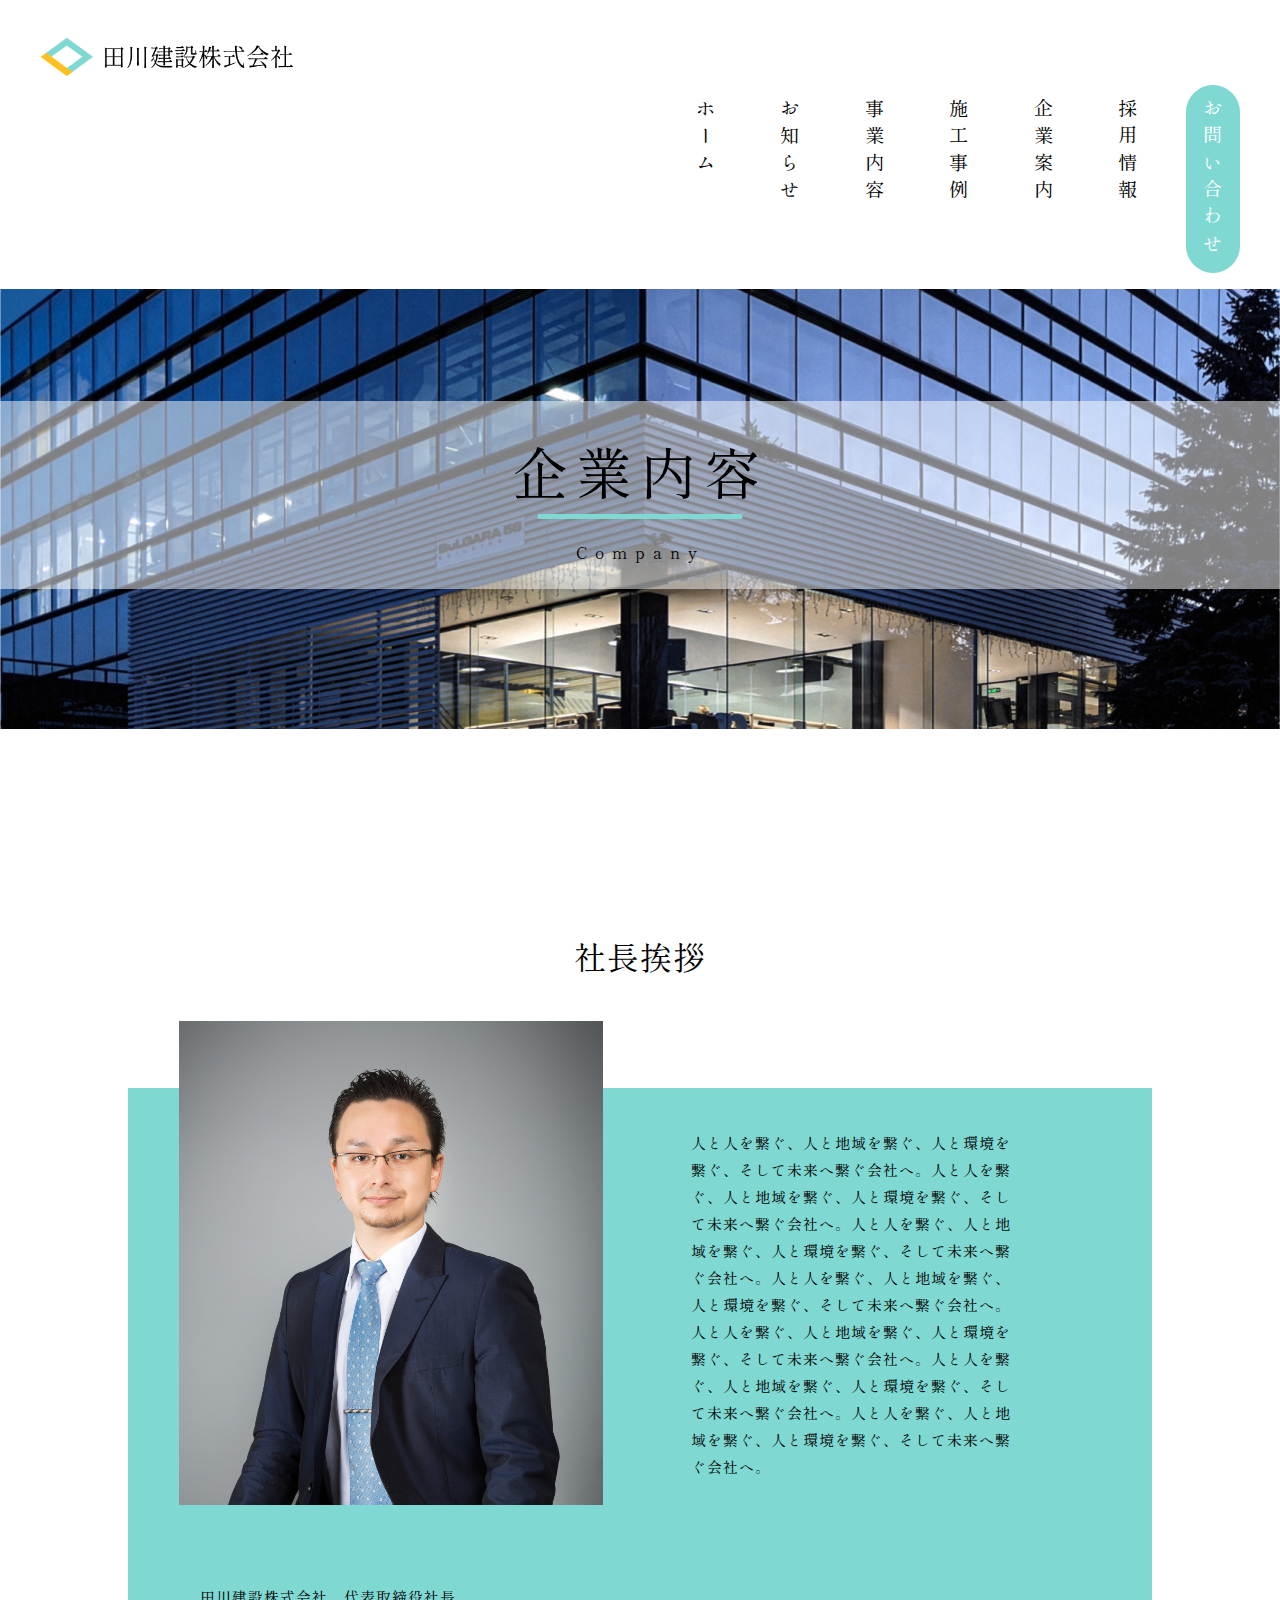
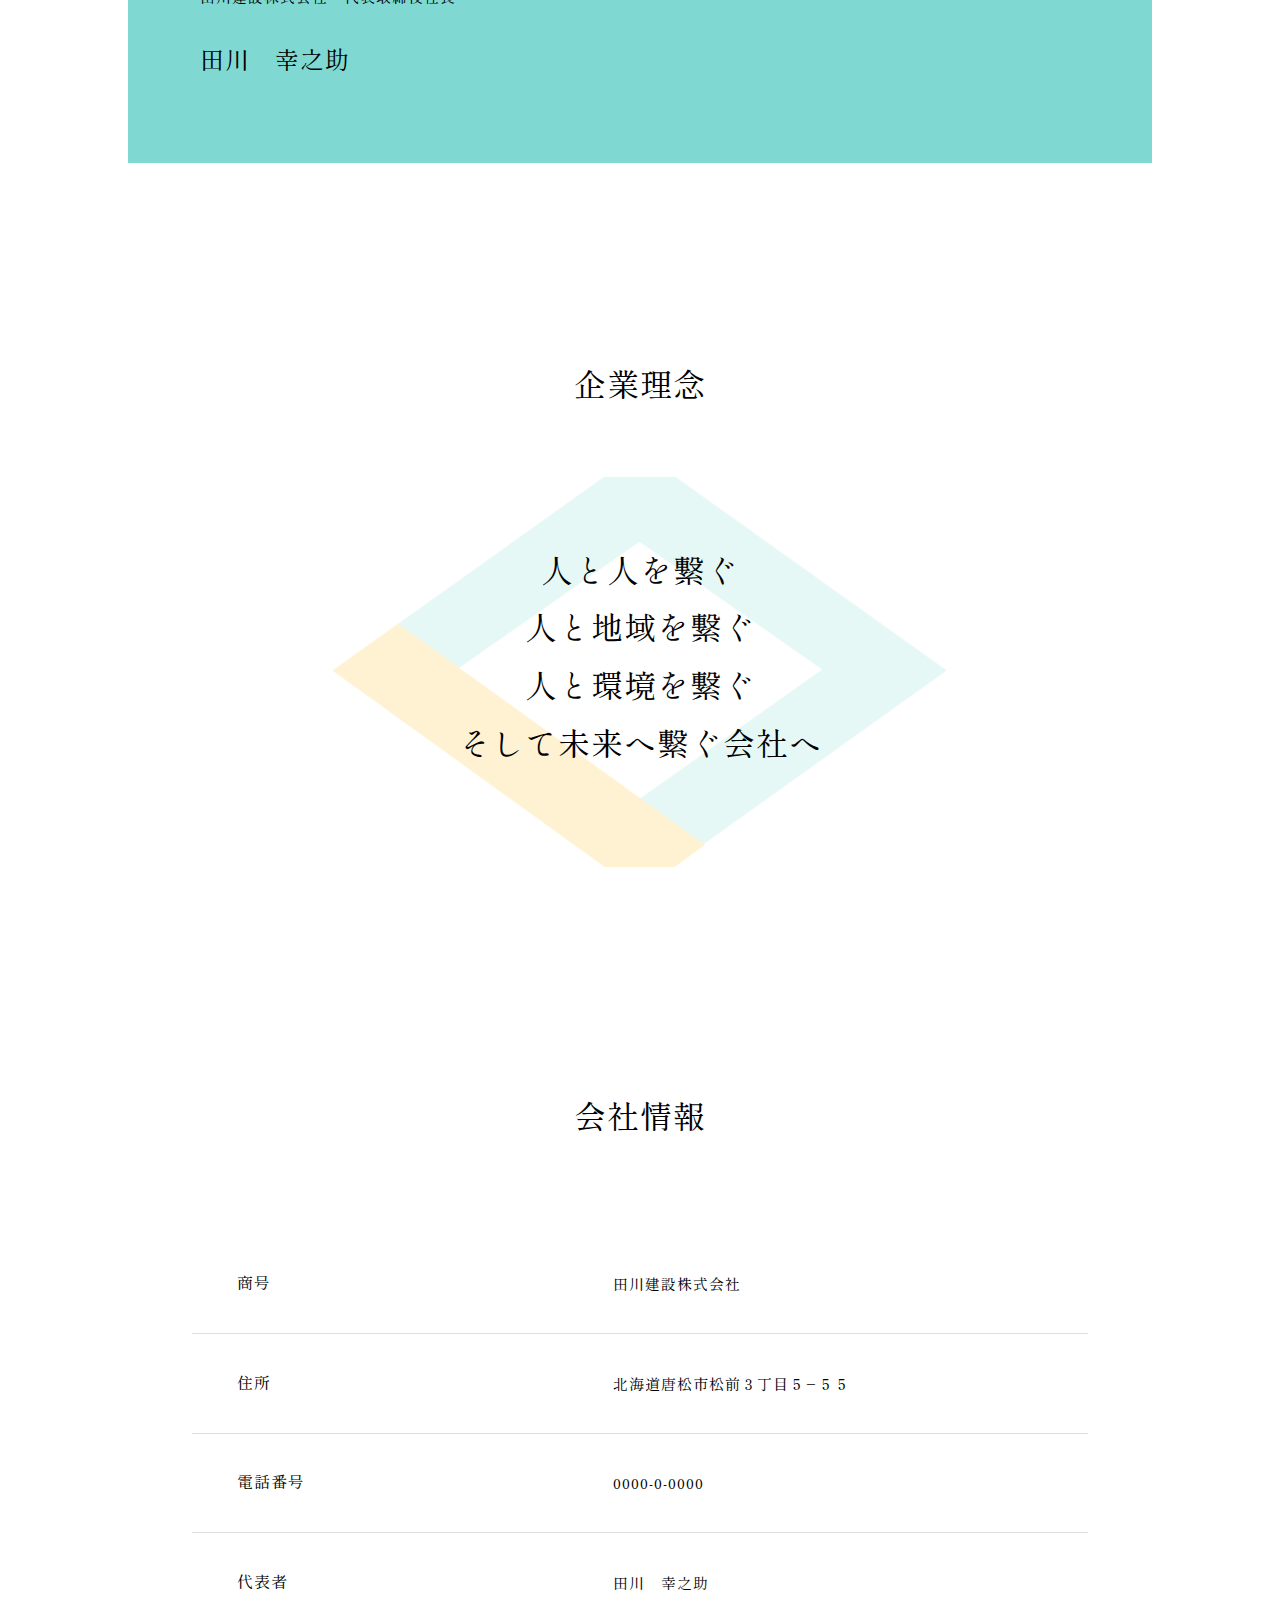
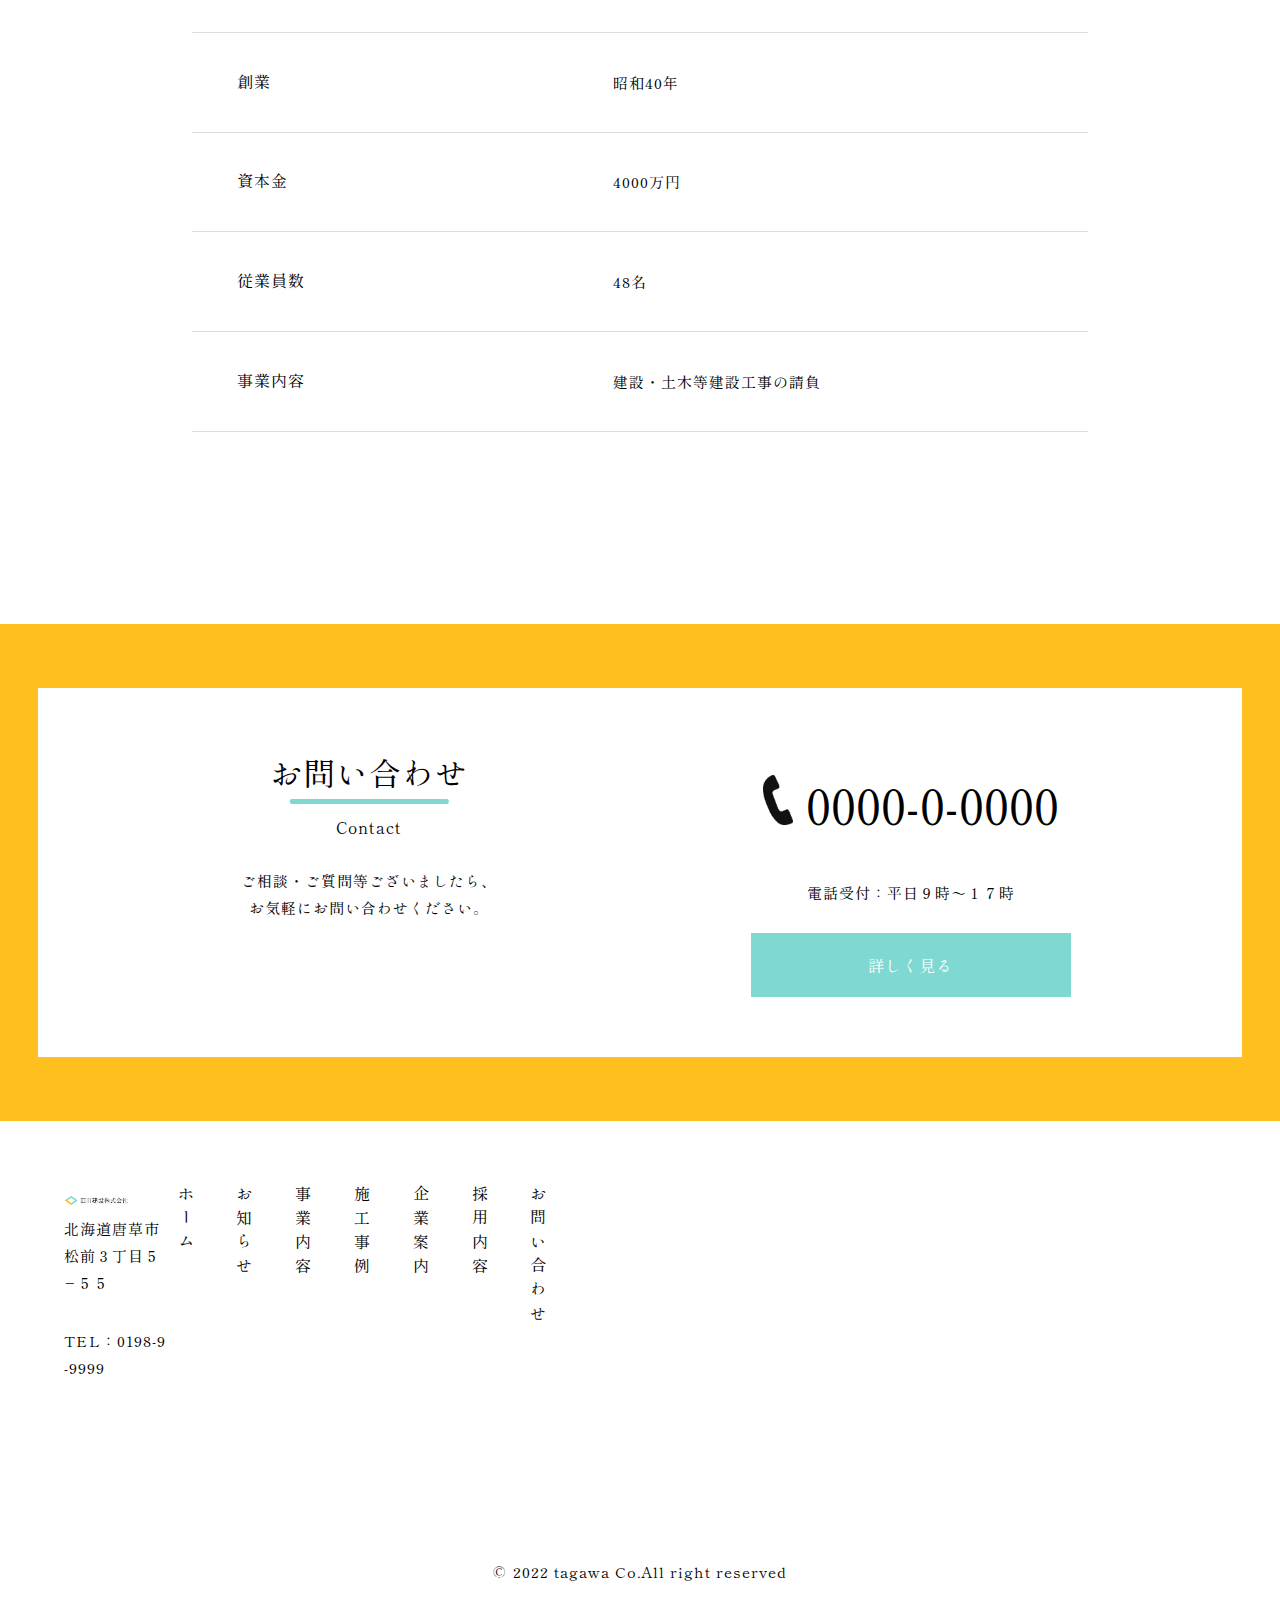
<file: html/company.html>
<!DOCTYPE html>
<html lang="ja">

<head>
  <meta charset="UTF-8">
  <title>田川建設株式会社</title>
  <meta name="description" content="人と地域を繋ぐ架け橋になりたい。地域への貢献を胸に。">
  <meta name="keywords" content="建設事業、土木事業">
  <meta name="viewport" content="width=device-width, initial-scale=1.0">
  <meta property="og:title" content="田川建設株式会社">
  <meta property="og:type" content="article">
  <meta property="og:url" content="https://withcode-plus.tech">
  <meta property="og:image" content="img/logo.png">
  <meta property="og:description" content="人と地域を繋ぐ架け橋になりたい。地域への貢献を胸に皆様のお役に立ちます。">
  <meta property="og:site_name" content="建設土木事業案内">
  <link rel="icon" href="../img/logo.ico">
  <link rel="apple-touch-icon" href="../img/logo.png">
  <link rel="preconnect" href="https://fonts.googleapis.com">
  <link rel="preconnect" href="https://fonts.gstatic.com" crossorigin>
  <link href="https://fonts.googleapis.com/css2?family=Shippori+Mincho:wght@400;500;600;700&display=swap"
    rel="stylesheet">
  <link rel="stylesheet" type="text/css" href="../css/reset.css">
  <link rel="stylesheet" type="text/css" href="../css/common1.css">
  <link rel="stylesheet" type="text/css" href="../css/common2.css">
  <link rel="stylesheet" type="text/css" href="../css/company.css">
</head>

<body>
  <header>
    <div class="header_wrapper">
      <div class="header_inner">
        <div class="header_img">
          <img src="../img/logo-top.png" alt="ロゴ">
        </div>
        <nav>
          <ul>
            <li class="color nav_list"><a href="../index.html">ホーム</a></li>
            <li class="color nav_list"><a href="news.html">お知らせ</a></li>
            <li class="color nav_list"><a href="service.html">事業内容</a></li>
            <li class="color nav_list"><a href="works.html">施工事例</a></li>
            <li class="color nav_list"><a href="company.html">企業案内</a></li>
            <li class="color nav_list"><a href="recruit.html">採用情報</a></li>
            <li class="nav_contact"><a href="contact.html">お問い合わせ</a></li>
          </ul>
        </nav>
      </div>
      <div class="top_inner">
        <div class="top_img top_img_company">
          <img class="service_top_img" src="../img/company1.png" alt="トップ画像">
        </div>
        <div class="ttl_inner ">
          <h1 class="ttl">企業内容<br><small>Company</small></h1>
        </div>
      </div>
    </div>
  </header>
  <!--HEADER-->

  <section class="company_wrapper section">
    <div class="company_inner company_inner_1">
      <h3>社長挨拶</h3>
      <div class="company_text_1">
        <div class="company_left">
          <img src="../img/company1.jpg" width="424" height="484"  alt="社長">
          <p class="company_name">田川建設株式会社　代表取締役社長</p>
          <br>
          <p class="name">田川　幸之助</p>
        </div>
        <div class="company_right">
          <p>人と人を繋ぐ、人と地域を繋ぐ、人と環境を繋ぐ、そして未来へ繋ぐ会社へ。人と人を繋ぐ、人と地域を繋ぐ、人と環境を繋ぐ、そして未来へ繋ぐ会社へ。人と人を繋ぐ、人と地域を繋ぐ、人と環境を繋ぐ、そして未来へ繋ぐ会社へ。人と人を繋ぐ、人と地域を繋ぐ、人と環境を繋ぐ、そして未来へ繋ぐ会社へ。人と人を繋ぐ、人と地域を繋ぐ、人と環境を繋ぐ、そして未来へ繋ぐ会社へ。人と人を繋ぐ、人と地域を繋ぐ、人と環境を繋ぐ、そして未来へ繋ぐ会社へ。人と人を繋ぐ、人と地域を繋ぐ、人と環境を繋ぐ、そして未来へ繋ぐ会社へ。</p>
        </div>
      </div>
    </div>
  </section>

  <section class="company_wrapper section">
    <div class="company_inner_2 company_inner">
      <h3>企業理念</h3>
      <div class="company_text_2">
        <p>人と人を繋ぐ<br>
        人と地域を繋ぐ<br>
        人と環境を繋ぐ<br>
        そして未来へ繋ぐ会社へ</p>
      </div>
    </div>
  </section>

  <section class="company_wrapper section">
    <div class="company_inner_3 company_inner">
      <h3>会社情報</h3>
      <div class="company_text_3">
        <ul class="company_list">
          <li class="company_item">
            <span>商号</span>
            <p>田川建設株式会社</p>
          </li>
        </ul>
        <ul class="company_list">
          <li class="company_item">
            <span>住所</span>
            <p>北海道唐松市松前３丁目５−５５</p>
          </li>
        </ul>
        <ul class="company_list">
          <li class="company_item">
            <span>電話番号</span>
            <p>0000-0-0000</p>
          </li>
        </ul>
        <ul class="company_list">
          <li class="company_item">
            <span>代表者</span>
            <p>田川　幸之助</p>
          </li>
        </ul>
        <ul class="company_list">
          <li class="company_item">
            <span>創業</span>
            <p>昭和40年</p>
          </li>
        </ul>
        <ul class="company_list">
          <li class="company_item">
            <span>資本金</span>
            <p>4000万円</p>
          </li>
        </ul>
        <ul class="company_list">
          <li class="company_item">
            <span>従業員数</span>
            <p>48名</p>
          </li>
        </ul>
        <ul class="company_list">
          <li class="company_item">
            <span>事業内容</span>
            <p>建設・土木等建設工事の請負</p>
          </li>
        </ul>
      </div>
    </div>
  </section>

  <section class="contact">
    <div class="contact_inner">
      <div class="contact_item">
        <div class="contact_item_left">
          <h3 class="contact_ttl ttl">お問い合わせ<br><small>Contact</small></h3><br>
          <p>ご相談・ご質問等ございましたら、<br>お気軽にお問い合わせください。</p>
        </div>
        <div class="contact_item_right">
          <p class="contact_number"><img src="../img/contact.png" width="30" height="50" alt="電話"> 0000-0-0000</p><br>
          <p class="contact_date">電話受付：平日９時〜１７時</p>
          <div class="btn">
            <p><a href="contact.html">詳しく見る</a></p>
          </div>
        </div>
      </div>
    </div>
  </section>
  <!--CONTACTsection-->
  
  <footer>
    <div class="footer_inner">
      <div class="footer_inner_left">
        <div class="footer_img">
          <img src="../img/logo-top.png" alt="ロゴ">
        </div>
        <p>北海道唐草市松前３丁目５−５５</p>
        <br>
        <p>TEL：0198-9-9999</p>
      </div>
      <div class="footer_inner_right">
        <nav>
          <ul>
            <li class="color nav_list"><a href="../index.html">ホーム</a></li>
            <li class="color nav_list"><a href="news.html">お知らせ</a></li>
            <li class="color nav_list"><a href="service.html">事業内容</a></li>
            <li class="color nav_list"><a href="works.html">施工事例</a></li>
            <li class="color nav_list"><a href="company.html">企業案内</a></li>
            <li class="color nav_list"><a href="recruit.html">採用内容</a></li>
            <li class="color nav_list"><a href="contact.html">お問い合わせ</a></li>
          </ul>
        </nav>
      </div>
    </div>
    <small class="copyright">© 2022 tagawa Co.All right reserved</small>
  </footer>
  

</body>
</file>
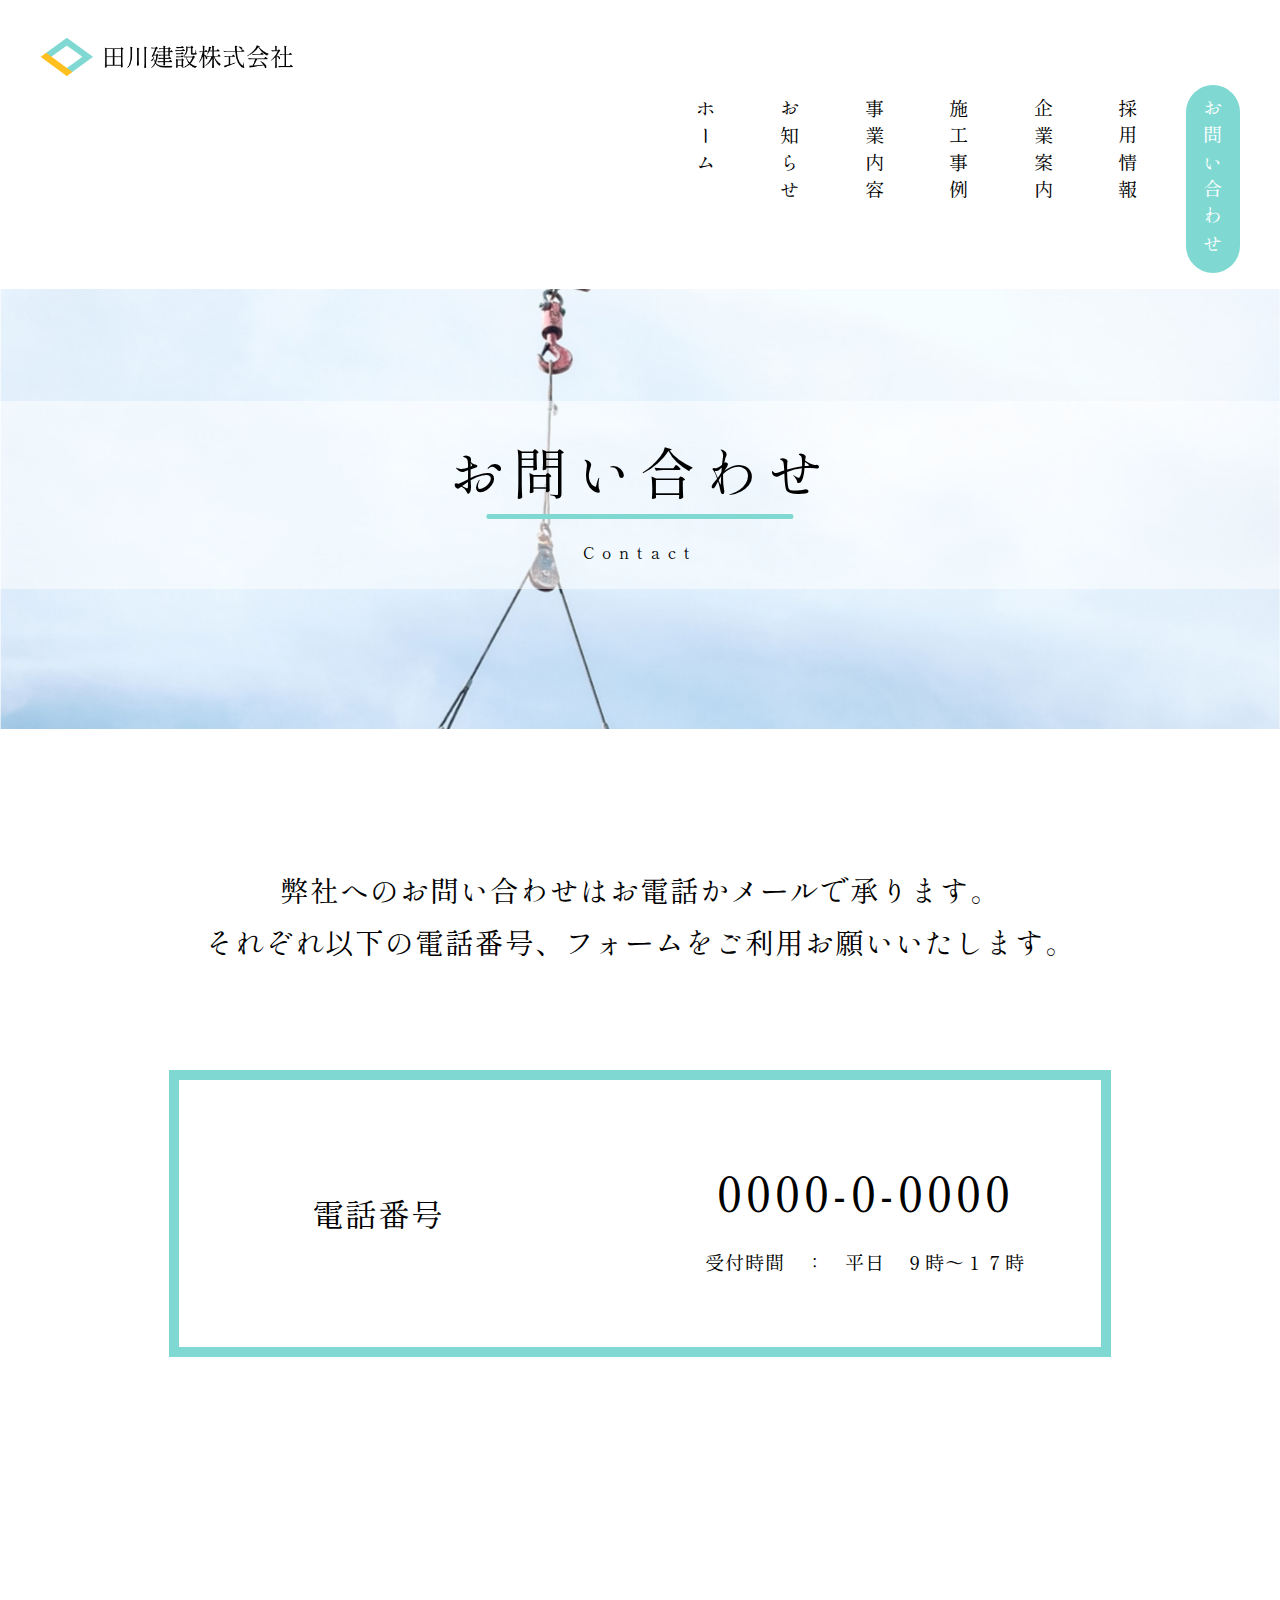
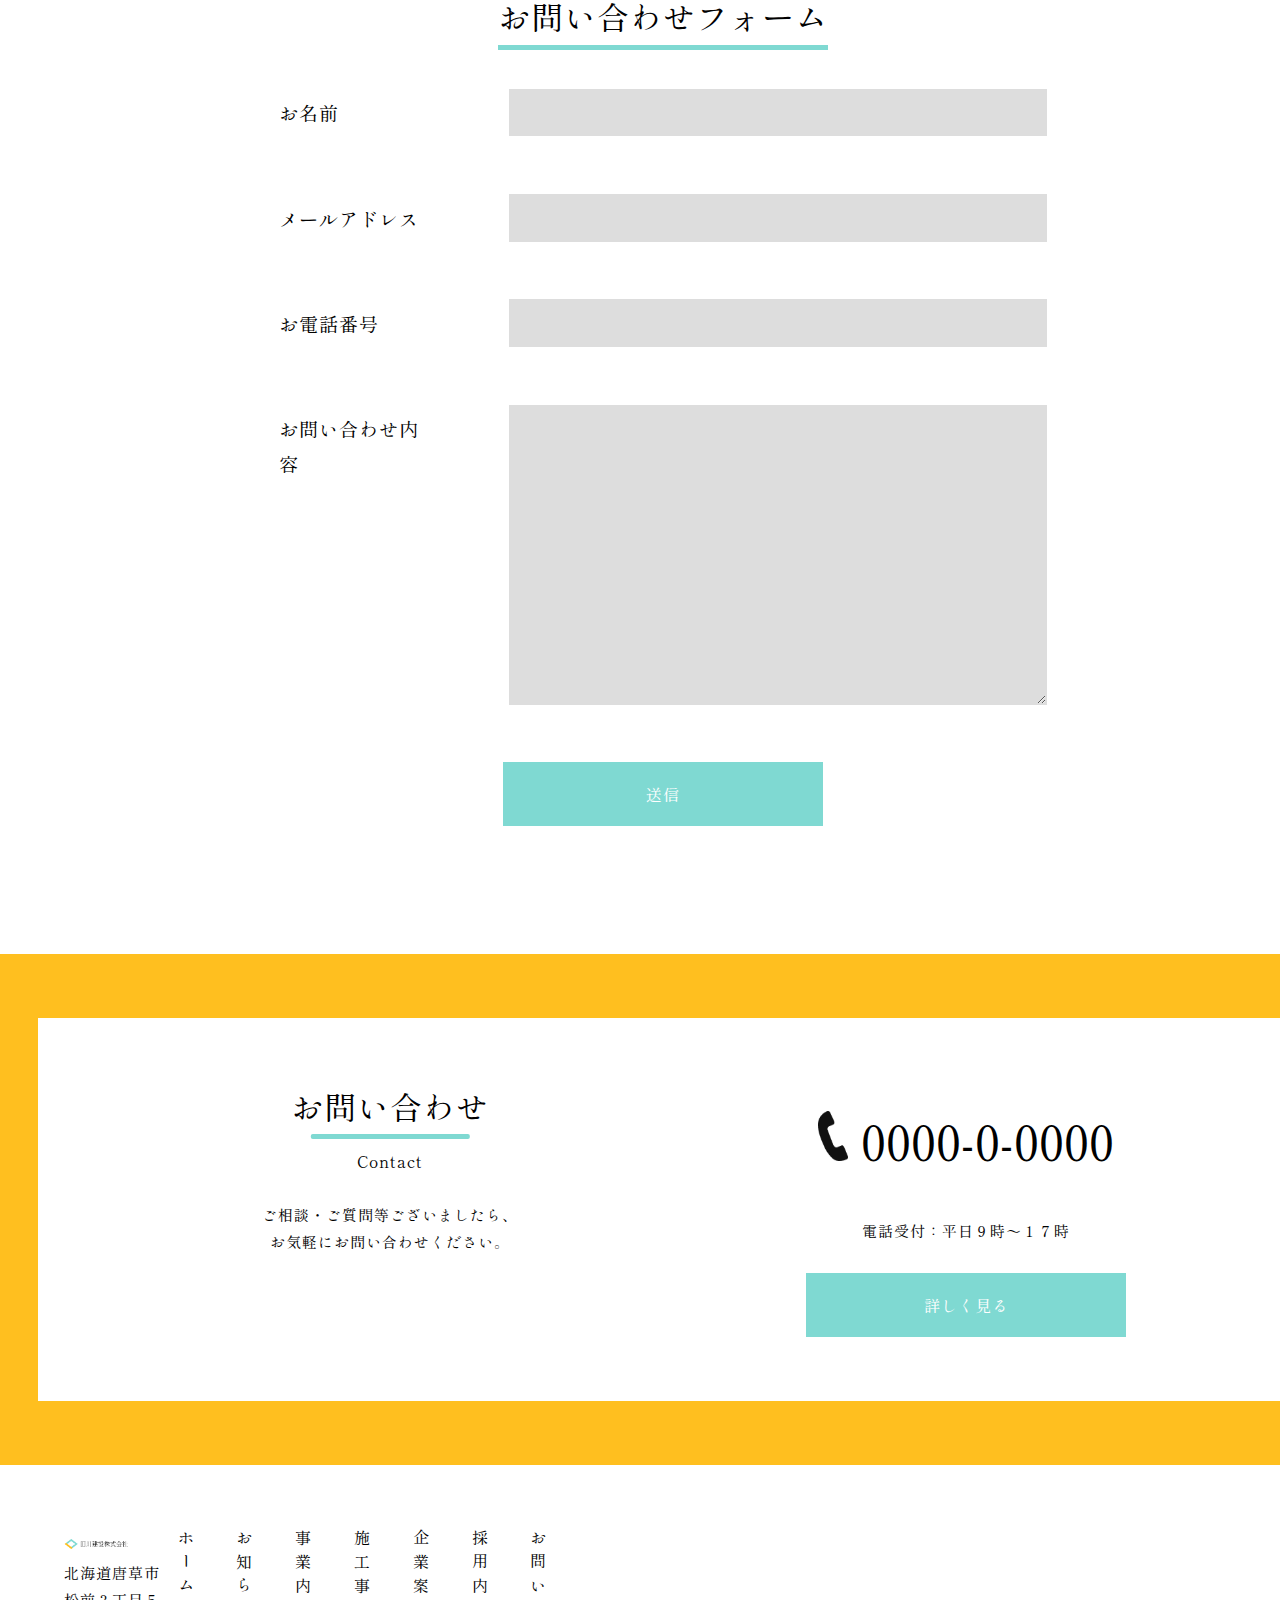
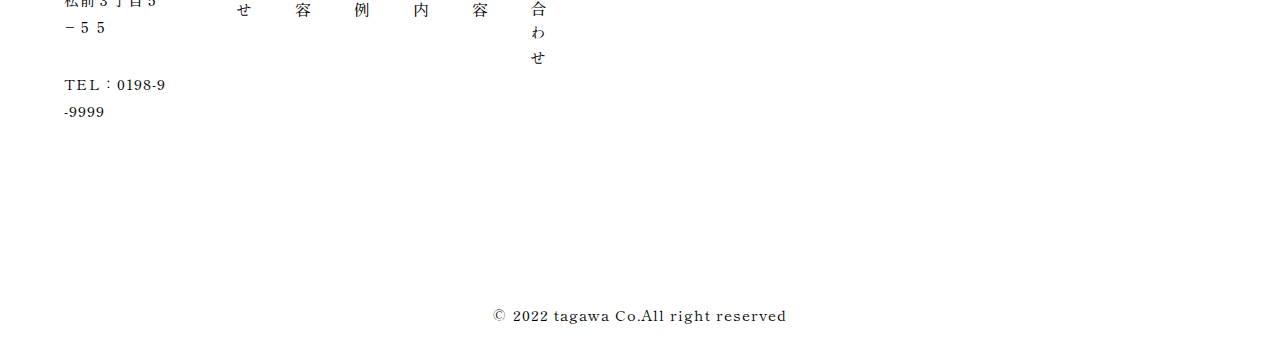
<file: html/contact.html>
<!DOCTYPE html>
<html lang="ja">

<head>
  <meta charset="UTF-8">
  <title>田川建設株式会社</title>
  <meta name="description" content="人と地域を繋ぐ架け橋になりたい。地域への貢献を胸に。">
  <meta name="keywords" content="建設事業、土木事業">
  <meta name="viewport" content="width=device-width, initial-scale=1.0">
  <meta property="og:title" content="田川建設株式会社">
  <meta property="og:type" content="article">
  <meta property="og:url" content="https://withcode-plus.tech">
  <meta property="og:image" content="img/logo.png">
  <meta property="og:description" content="人と地域を繋ぐ架け橋になりたい。地域への貢献を胸に皆様のお役に立ちます。">
  <meta property="og:site_name" content="建設土木事業案内">
  <link rel="icon" href="../img/logo.ico">
  <link rel="apple-touch-icon" href="../img/logo.png">
  <link rel="preconnect" href="https://fonts.googleapis.com">
  <link rel="preconnect" href="https://fonts.gstatic.com" crossorigin>
  <link href="https://fonts.googleapis.com/css2?family=Shippori+Mincho:wght@400;500;600;700&display=swap"
    rel="stylesheet">
  <link rel="stylesheet" type="text/css" href="../css/reset.css">
  <link rel="stylesheet" type="text/css" href="../css/common1.css">
  <link rel="stylesheet" type="text/css" href="../css/common2.css">
  <link rel="stylesheet" type="text/css" href="../css/contact.css">
</head>

<body>
  <header>
    <div class="header_wrapper">
      <div class="header_inner">
        <div class="header_img">
          <img src="../img/logo-top.png" alt="ロゴ">
        </div>
        <nav>
          <ul>
            <li class="color nav_list"><a href="../index.html">ホーム</a></li>
            <li class="color nav_list"><a href="news.html">お知らせ</a></li>
            <li class="color nav_list"><a href="service.html">事業内容</a></li>
            <li class="color nav_list"><a href="works.html">施工事例</a></li>
            <li class="color nav_list"><a href="company.html">企業案内</a></li>
            <li class="color nav_list"><a href="recruit.html">採用情報</a></li>
            <li class="nav_contact"><a href="contact.html">お問い合わせ</a></li>
          </ul>
        </nav>
      </div>
      <div class="top_inner">
        <div class="top_img top_img_contact">
          <img class="contact_top_img" src="../img/contact_top.png" alt="トップ画像">
        </div>
        <div class="ttl_inner ">
          <h1 class="ttl">お問い合わせ<br><small>Contact</small></h1>
        </div>
      </div>
    </div>
  </header>
  <!--HEADER-->

  <div class="contact_wrapper_1 section">
    <p class="contact_txt">弊社へのお問い合わせはお電話かメールで承ります。<br>
    それぞれ以下の電話番号、フォームをご利用お願いいたします。</p>
    <div class="contact_tel">
      <p class="contact_txt_2">電話番号</p>
      <div class="number">
        <p class="number_1">0000-0-0000</p>
        <p class="number_2">受付時間　：　平日　９時〜１７時</p>
      </div>
    </div>
  </div>

  <div class="contact_wrapper_2 section">
    <div class="contact_inner">
      <h3 class="contact_form_ttl">お問い合わせフォーム</h3>
      <div class="contact_form">
        <div class="contact_form_item">
          <p>お名前</p>
          <input type="text" name="user_name" class="user_name">
        </div>
        <div class="contact_form_item">
          <p>メールアドレス</p>
          <input type="text" name="user_email" class="user_email">
        </div>
        <div class="contact_form_item">
          <p>お電話番号</p>
          <input type="text" name="user_tel" class="user_tel">
        </div>
        <div class="contact_form_item">
          <p>お問い合わせ内容</p>
          <textarea  name="contact_message" class="user_message"></textarea>
        </div>
        <div class="btn">
          <p><a href="#">送信</a></p>
        </div>
      </div>
    </div>
  </div><!--CONTACT_2-->

  <section class="contact">
    <div class="contact_inner">
      <div class="contact_item">
        <div class="contact_item_left">
          <h3 class="contact_ttl ttl">お問い合わせ<br><small>Contact</small></h3><br>
          <p>ご相談・ご質問等ございましたら、<br>お気軽にお問い合わせください。</p>
        </div>
        <div class="contact_item_right">
          <p class="contact_number"><img src="../img/contact.png" width="30" height="50" alt="電話"> 0000-0-0000</p><br>
          <p class="contact_date">電話受付：平日９時〜１７時</p>
          <div class="btn">
            <p><a href="contact.html">詳しく見る</a></p>
          </div>
        </div>
      </div>
    </div>
  </section>
  <!--CONTACTsection-->
  
  <footer>
    <div class="footer_inner">
      <div class="footer_inner_left">
        <div class="footer_img">
          <img src="../img/logo-top.png" alt="ロゴ">
        </div>
        <p>北海道唐草市松前３丁目５−５５</p>
        <br>
        <p>TEL：0198-9-9999</p>
      </div>
      <div class="footer_inner_right">
        <nav>
          <ul>
            <li class="color nav_list"><a href="../index.html">ホーム</a></li>
            <li class="color nav_list"><a href="news.html">お知らせ</a></li>
            <li class="color nav_list"><a href="service.html">事業内容</a></li>
            <li class="color nav_list"><a href="works.html">施工事例</a></li>
            <li class="color nav_list"><a href="company.html">企業案内</a></li>
            <li class="color nav_list"><a href="recruit.html">採用内容</a></li>
            <li class="color nav_list"><a href="contact.html">お問い合わせ</a></li>
          </ul>
        </nav>
      </div>
    </div>
    <small class="copyright">© 2022 tagawa Co.All right reserved</small>
  </footer>
</body>
</file>
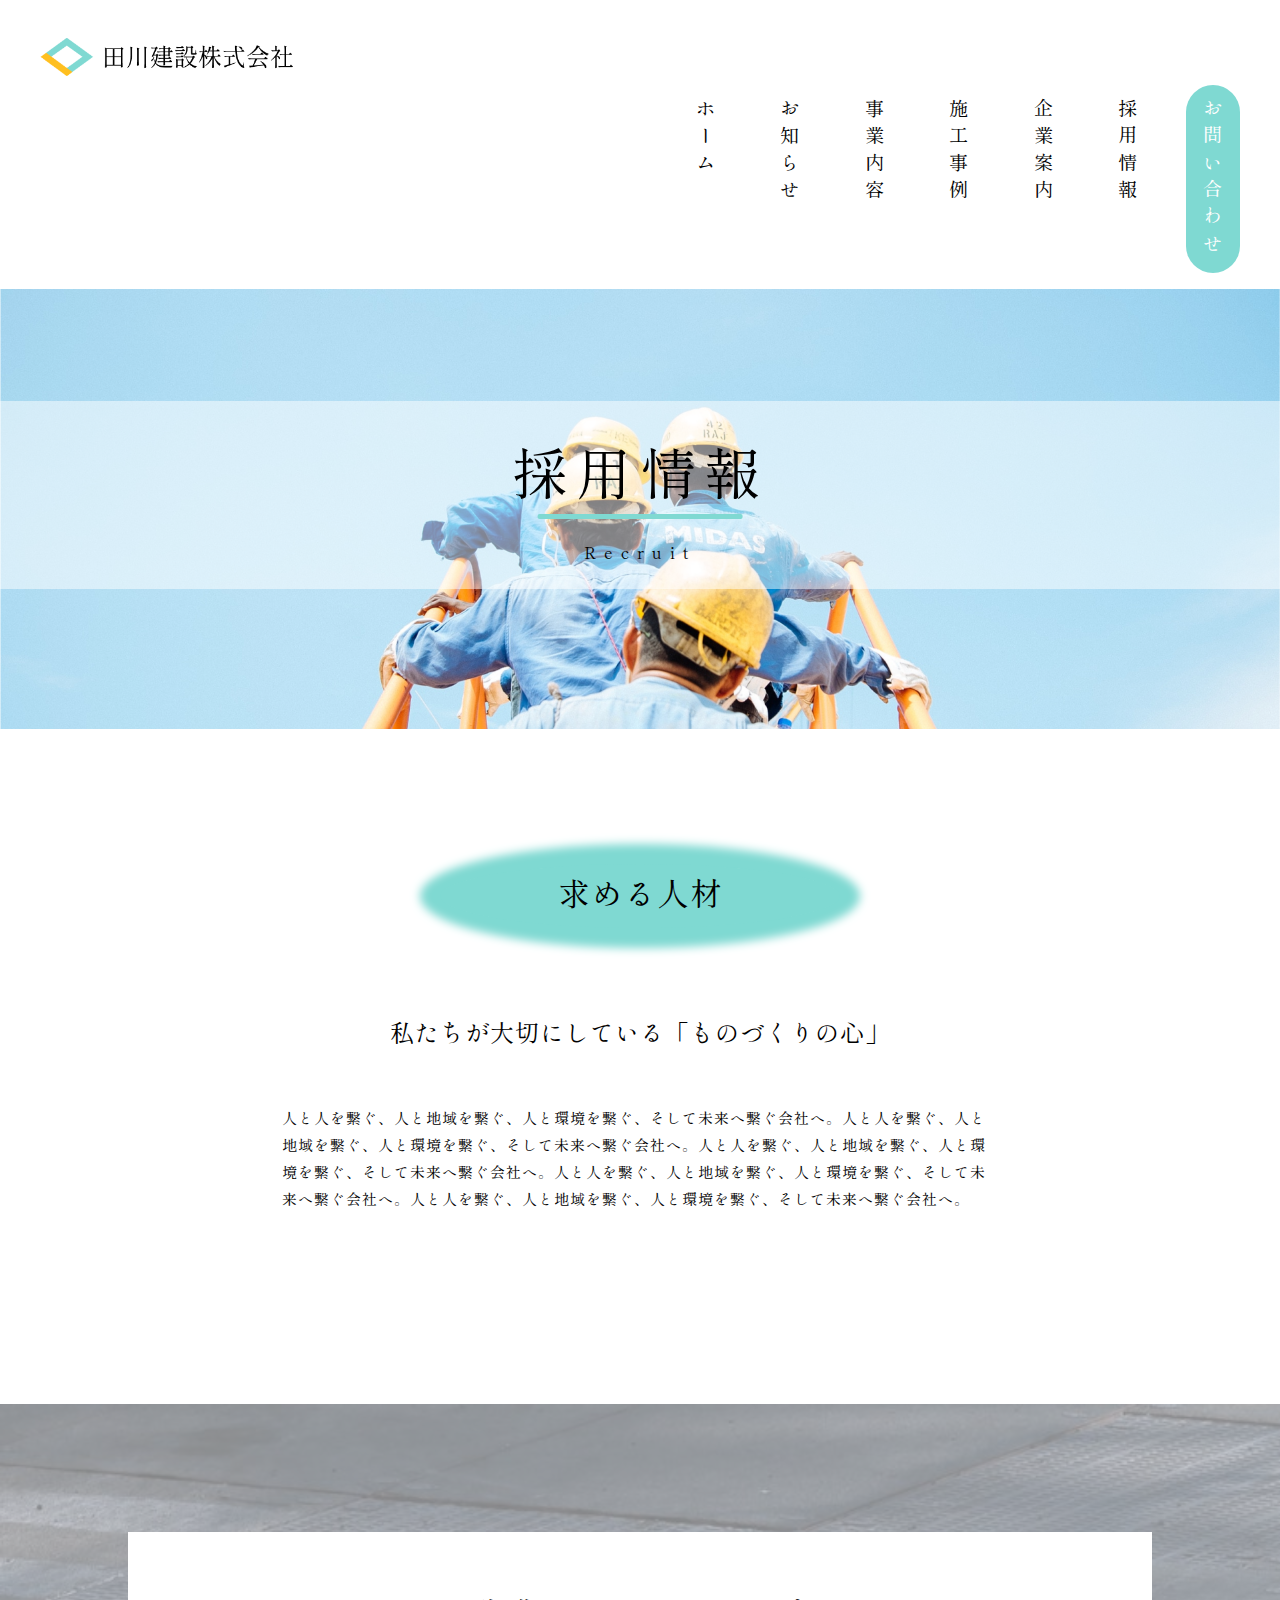
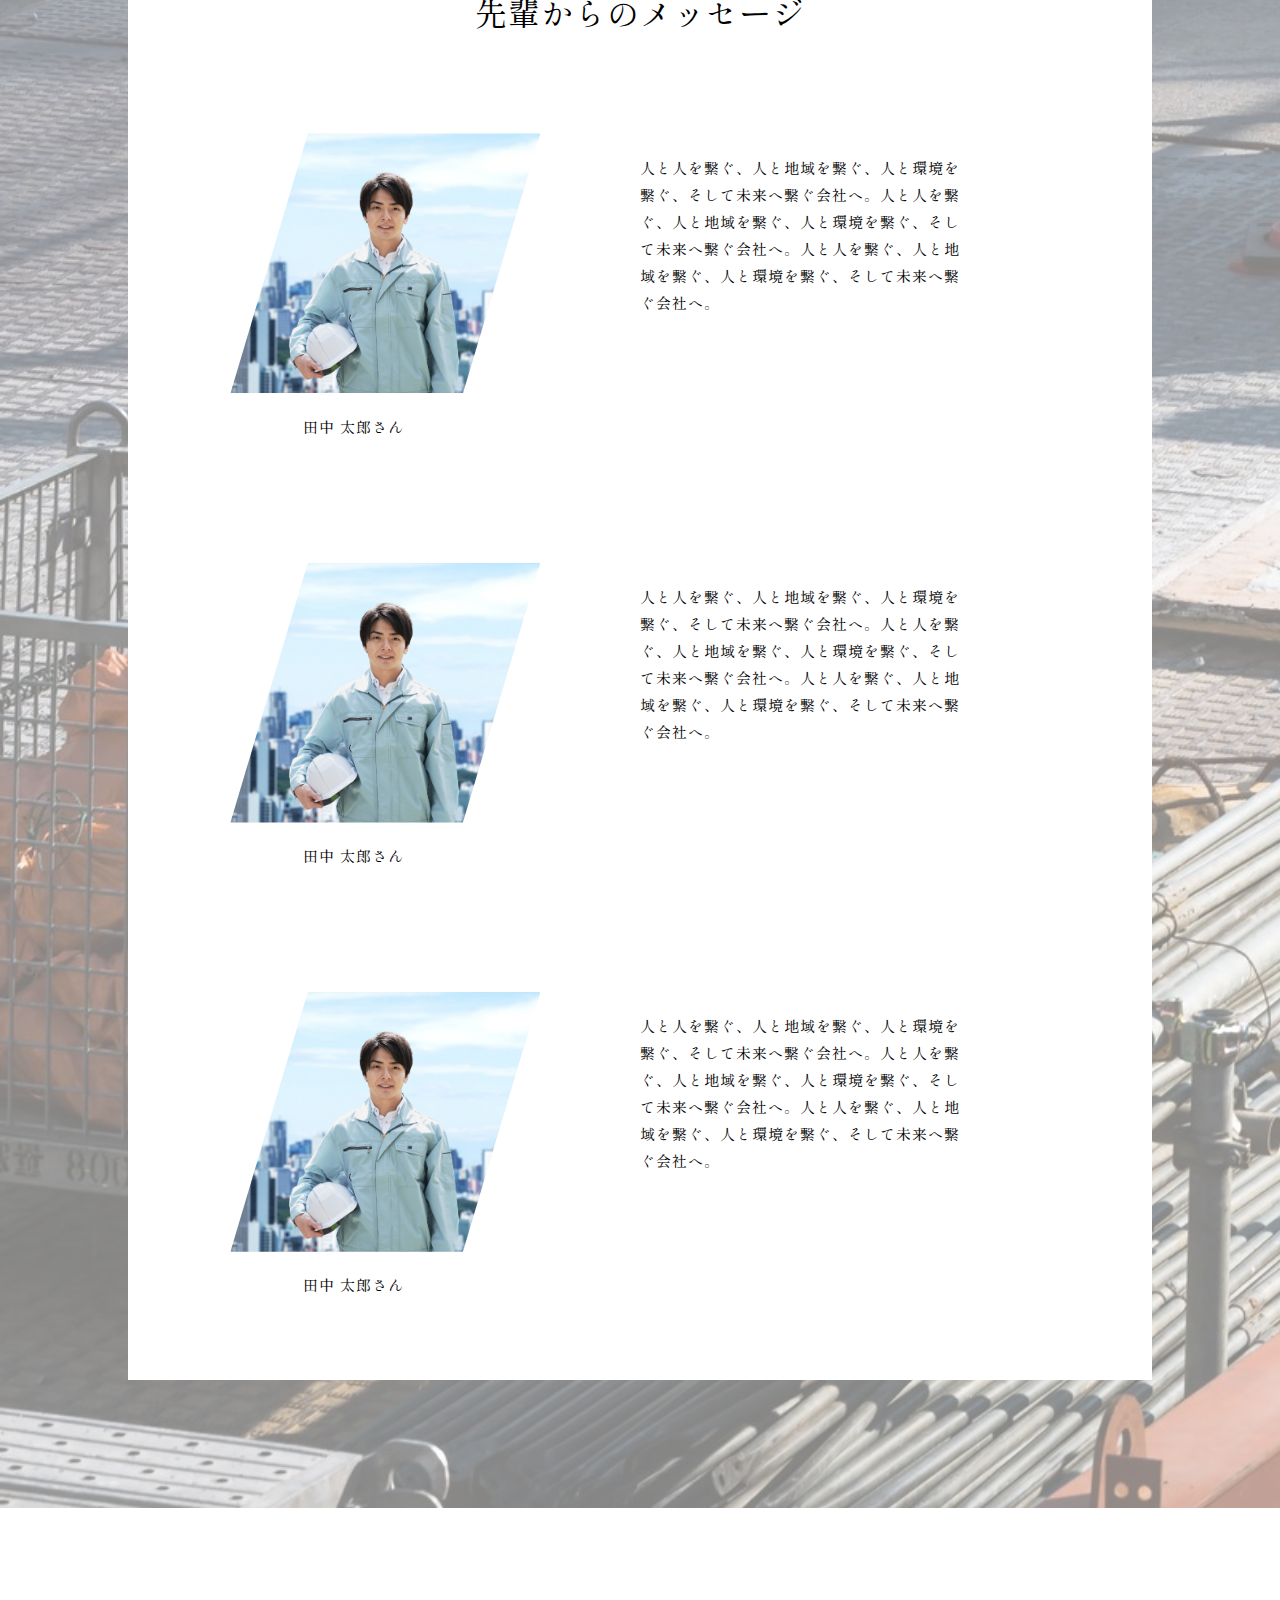
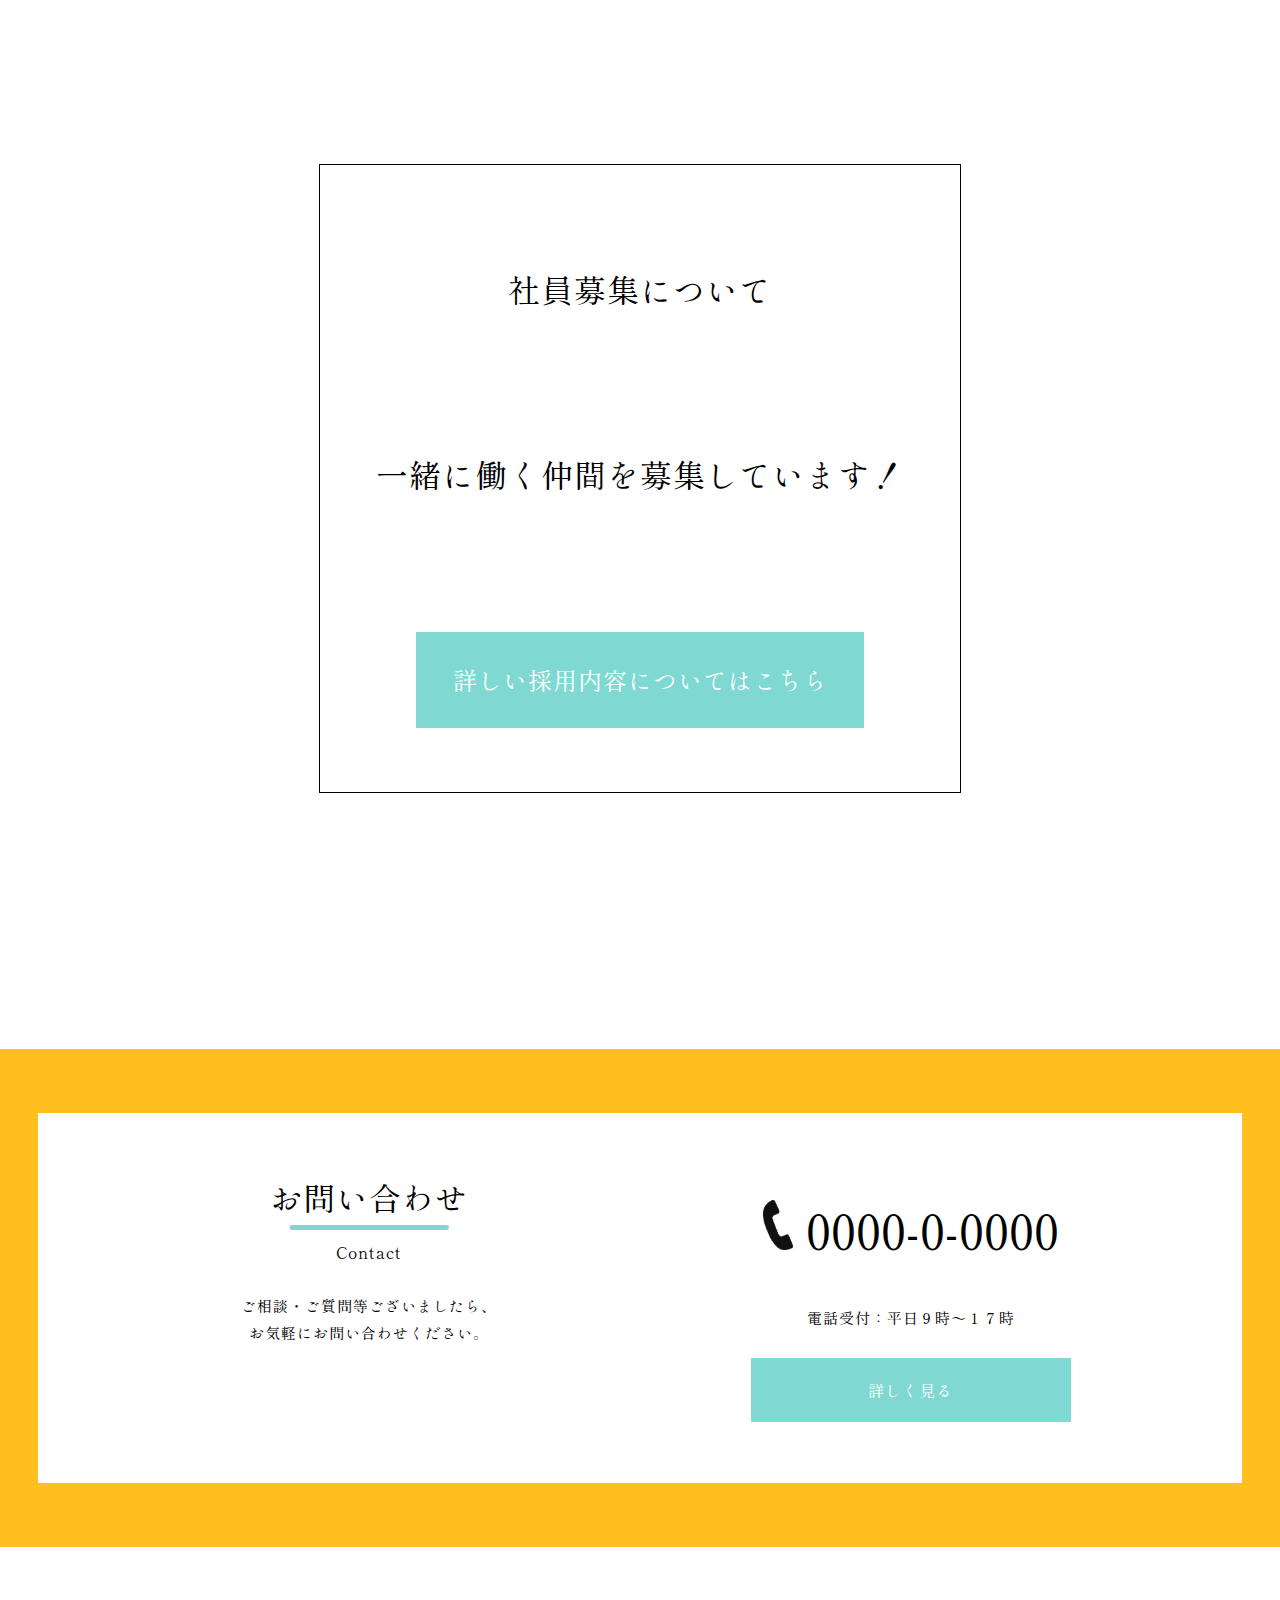
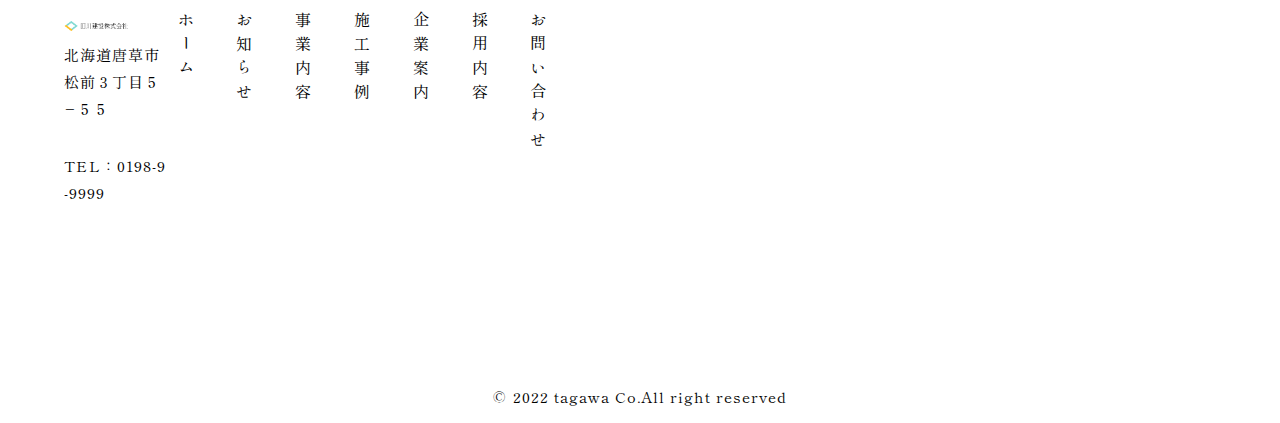
<file: html/recruit.html>
<!DOCTYPE html>
<html lang="ja">

<head>
  <meta charset="UTF-8">
  <title>田川建設株式会社</title>
  <meta name="description" content="人と地域を繋ぐ架け橋になりたい。地域への貢献を胸に。">
  <meta name="keywords" content="建設事業、土木事業">
  <meta name="viewport" content="width=device-width, initial-scale=1.0">
  <meta property="og:title" content="田川建設株式会社">
  <meta property="og:type" content="article">
  <meta property="og:url" content="https://withcode-plus.tech">
  <meta property="og:image" content="img/logo.png">
  <meta property="og:description" content="人と地域を繋ぐ架け橋になりたい。地域への貢献を胸に皆様のお役に立ちます。">
  <meta property="og:site_name" content="建設土木事業案内">
  <link rel="icon" href="../img/logo.ico">
  <link rel="apple-touch-icon" href="../img/logo.png">
  <link rel="preconnect" href="https://fonts.googleapis.com">
  <link rel="preconnect" href="https://fonts.gstatic.com" crossorigin>
  <link href="https://fonts.googleapis.com/css2?family=Shippori+Mincho:wght@400;500;600;700&display=swap"
    rel="stylesheet">
  <link rel="stylesheet" type="text/css" href="../css/reset.css">
  <link rel="stylesheet" type="text/css" href="../css/common1.css">
  <link rel="stylesheet" type="text/css" href="../css/common2.css">
  <link rel="stylesheet" type="text/css" href="../css/recruit.css">
</head>

<body>
  <header>
    <div class="header_wrapper">
      <div class="header_inner">
        <div class="header_img">
          <img src="../img/logo-top.png" alt="ロゴ">
        </div>
        <nav>
          <ul>
            <li class="color nav_list"><a href="../index.html">ホーム</a></li>
            <li class="color nav_list"><a href="news.html">お知らせ</a></li>
            <li class="color nav_list"><a href="service.html">事業内容</a></li>
            <li class="color nav_list"><a href="works.html">施工事例</a></li>
            <li class="color nav_list"><a href="company.html">企業案内</a></li>
            <li class="color nav_list"><a href="recruit.html">採用情報</a></li>
            <li class="nav_contact"><a href="contact.html">お問い合わせ</a></li>
          </ul>
        </nav>
      </div>
      <div class="top_inner">
        <div class="top_img top_img_recruit">
          <img class="service_top_img" src="../img/recruit_top.png" alt="トップ画像">
        </div>
        <div class="ttl_inner ">
          <h1 class="ttl">採用情報<br><small>Recruit</small></h1>
        </div>
      </div>
    </div>
  </header>
  <!--HEADER-->

  <div class="recruit_wrapper_1 section">
    <div class="recruit_inner_1">
      <div class="recruit_radius">
        <p>求める人材</p>
      </div>
      <h4 class="recruit_sub_ttl">
        私たちが大切にしている「ものづくりの心」
      </h4>
      <p class="recruit_txt">人と人を繋ぐ、人と地域を繋ぐ、人と環境を繋ぐ、そして未来へ繋ぐ会社へ。人と人を繋ぐ、人と地域を繋ぐ、人と環境を繋ぐ、そして未来へ繋ぐ会社へ。人と人を繋ぐ、人と地域を繋ぐ、人と環境を繋ぐ、そして未来へ繋ぐ会社へ。人と人を繋ぐ、人と地域を繋ぐ、人と環境を繋ぐ、そして未来へ繋ぐ会社へ。人と人を繋ぐ、人と地域を繋ぐ、人と環境を繋ぐ、そして未来へ繋ぐ会社へ。</p>
    </div>
  </div>

  <div class="recruit_wrapper_2 section">
    <div class="recruit_inner_2">
      <h3>先輩からのメッセージ</h3>
      <div class="recruit_content">
        <div class="recruit_item">
          <div class="recruit_item_left">
            <img src="../img/recruit1.jpg"   alt="社員">
            <p>田中 太郎さん</p>
          </div>
          <div class="recruit_item_right">
            <p>人と人を繋ぐ、人と地域を繋ぐ、人と環境を繋ぐ、そして未来へ繋ぐ会社へ。人と人を繋ぐ、人と地域を繋ぐ、人と環境を繋ぐ、そして未来へ繋ぐ会社へ。人と人を繋ぐ、人と地域を繋ぐ、人と環境を繋ぐ、そして未来へ繋ぐ会社へ。</p>
          </div>
        </div>
        <div class="recruit_item">
          <div class="recruit_item_left">
            <img src="../img/recruit1.jpg"  alt="社員">
            <p>田中 太郎さん</p>
          </div>
          <div class="recruit_item_right">
            <p>人と人を繋ぐ、人と地域を繋ぐ、人と環境を繋ぐ、そして未来へ繋ぐ会社へ。人と人を繋ぐ、人と地域を繋ぐ、人と環境を繋ぐ、そして未来へ繋ぐ会社へ。人と人を繋ぐ、人と地域を繋ぐ、人と環境を繋ぐ、そして未来へ繋ぐ会社へ。</p>
          </div>
        </div>
        <div class="recruit_item">
          <div class="recruit_item_left">
            <img src="../img/recruit1.jpg"  alt="社員">
            <p>田中 太郎さん</p>
          </div>
          <div class="recruit_item_right">
            <p>人と人を繋ぐ、人と地域を繋ぐ、人と環境を繋ぐ、そして未来へ繋ぐ会社へ。人と人を繋ぐ、人と地域を繋ぐ、人と環境を繋ぐ、そして未来へ繋ぐ会社へ。人と人を繋ぐ、人と地域を繋ぐ、人と環境を繋ぐ、そして未来へ繋ぐ会社へ。</p>
          </div>
        </div>
      </div>
    </div>
  </div>

  <div class="recruit_wrapper_3 section">
    <div class="recruit_inner_3">
      <h3>社員募集について</h3>
      <p>一緒に働く仲間を募集しています！</p>
      <div class="btn recruit_btn">
        <a href="recruit.html">詳しい採用内容についてはこちら</a>
      </div>
    </div>
  </div>

  <section class="contact">
    <div class="contact_inner">
      <div class="contact_item">
        <div class="contact_item_left">
          <h3 class="contact_ttl ttl">お問い合わせ<br><small>Contact</small></h3><br>
          <p>ご相談・ご質問等ございましたら、<br>お気軽にお問い合わせください。</p>
        </div>
        <div class="contact_item_right">
          <p class="contact_number"><img src="../img/contact.png" width="30" height="50" alt="電話"> 0000-0-0000</p><br>
          <p class="contact_date">電話受付：平日９時〜１７時</p>
          <div class="btn">
            <p><a href="contact.html">詳しく見る</a></p>
          </div>
        </div>
      </div>
    </div>
  </section>
  <!--CONTACTsection-->
  
  <footer>
    <div class="footer_inner">
      <div class="footer_inner_left">
        <div class="footer_img">
          <img src="../img/logo-top.png" alt="ロゴ">
        </div>
        <p>北海道唐草市松前３丁目５−５５</p>
        <br>
        <p>TEL：0198-9-9999</p>
      </div>
      <div class="footer_inner_right">
        <nav>
          <ul>
            <li class="color nav_list"><a href="../index.html">ホーム</a></li>
            <li class="color nav_list"><a href="news.html">お知らせ</a></li>
            <li class="color nav_list"><a href="service.html">事業内容</a></li>
            <li class="color nav_list"><a href="works.html">施工事例</a></li>
            <li class="color nav_list"><a href="company.html">企業案内</a></li>
            <li class="color nav_list"><a href="recruit.html">採用内容</a></li>
            <li class="color nav_list"><a href="contact.html">お問い合わせ</a></li>
          </ul>
        </nav>
      </div>
    </div>
    <small class="copyright">© 2022 tagawa Co.All right reserved</small>
  </footer>
</file>
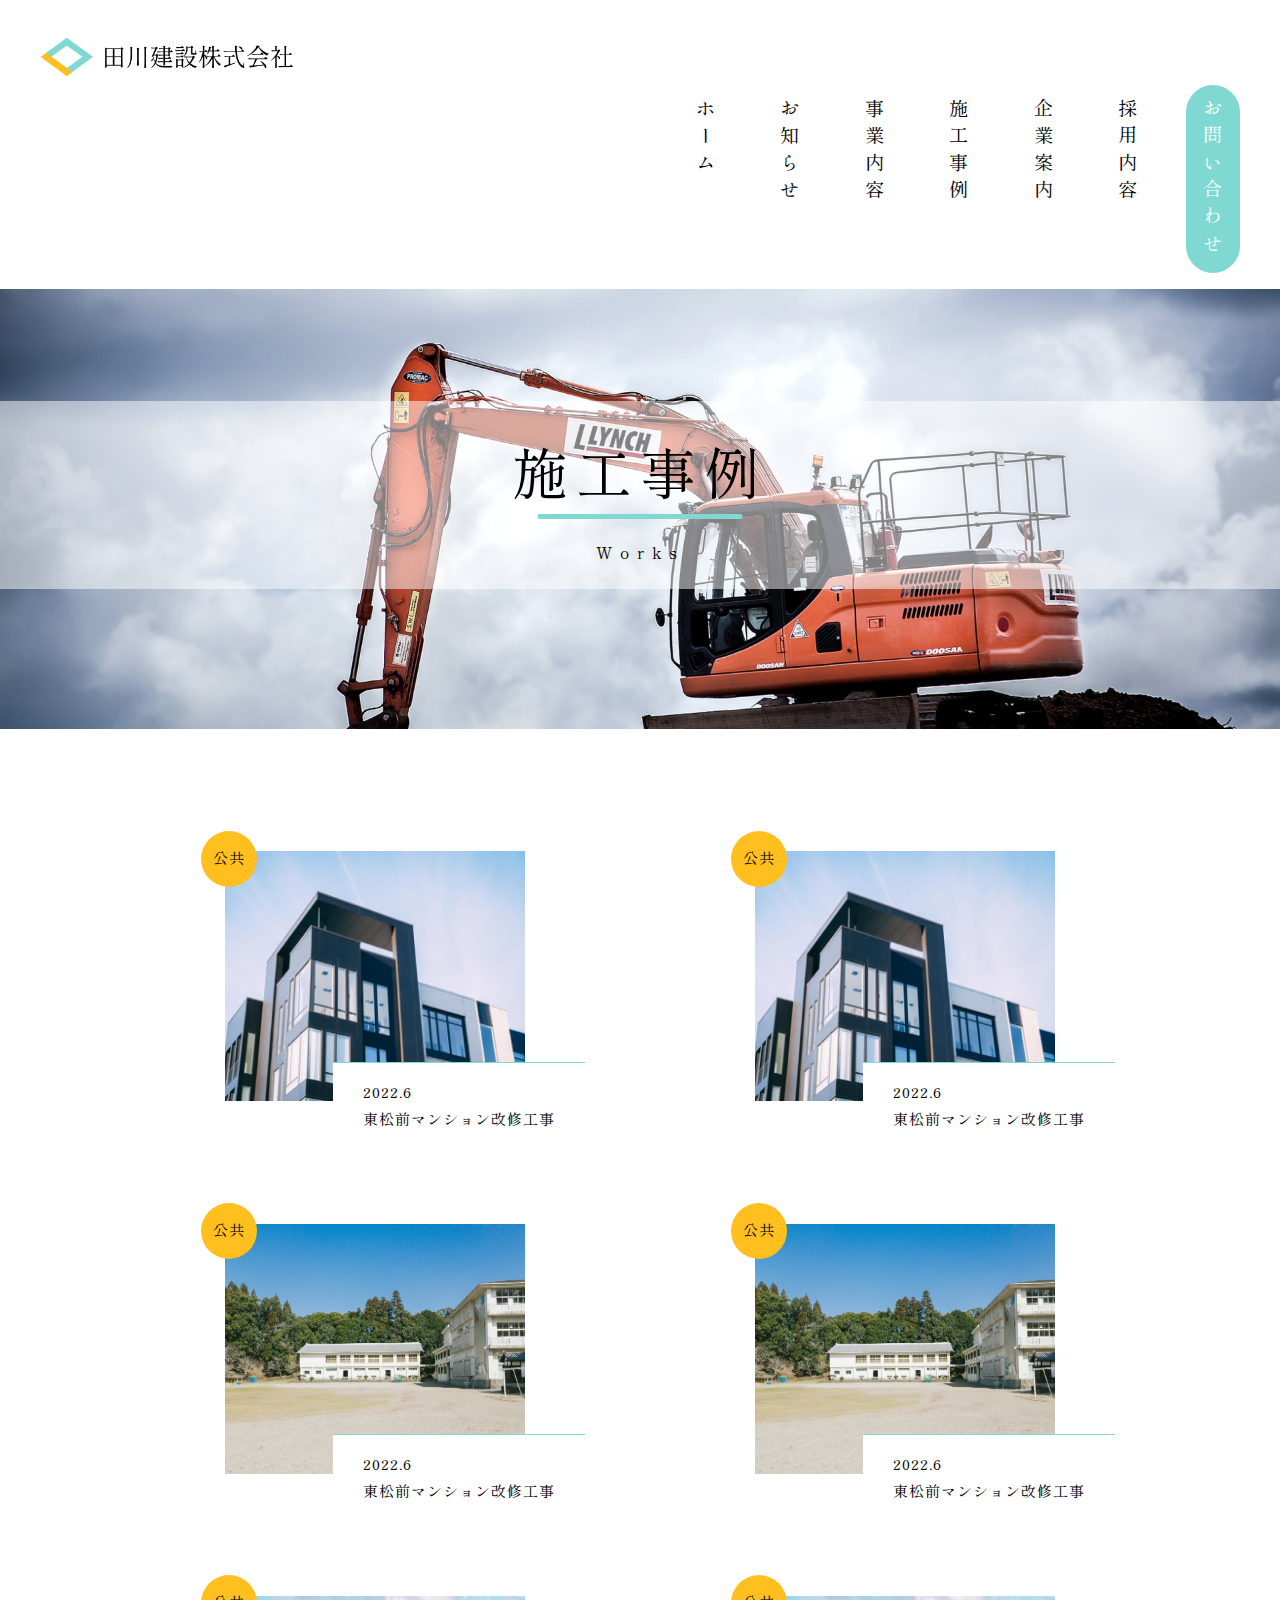
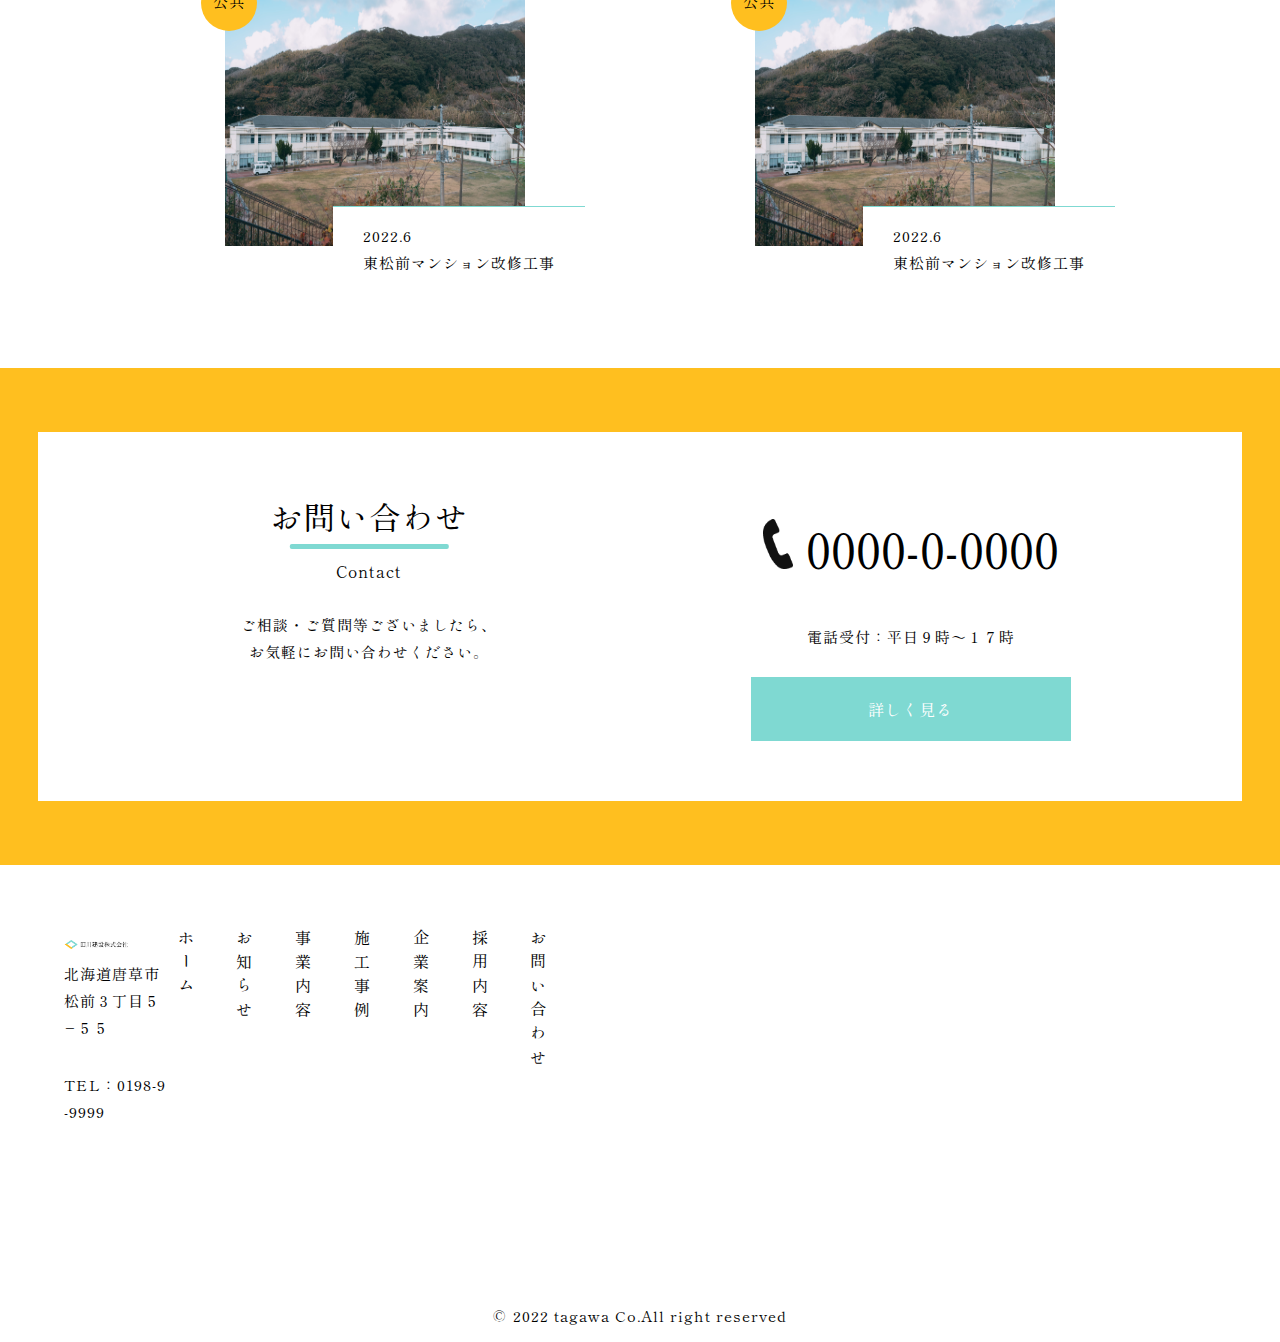
<file: html/works.html>
<!DOCTYPE html>
<html lang="ja">

<head>
  <meta charset="UTF-8">
  <title>田川建設株式会社</title>
  <meta name="description" content="人と地域を繋ぐ架け橋になりたい。地域への貢献を胸に。">
  <meta name="keywords" content="建設事業、土木事業">
  <meta name="viewport" content="width=device-width, initial-scale=1.0">
  <meta property="og:title" content="田川建設株式会社">
  <meta property="og:type" content="article">
  <meta property="og:url" content="https://withcode-plus.tech">
  <meta property="og:image" content="img/logo.png">
  <meta property="og:description" content="人と地域を繋ぐ架け橋になりたい。地域への貢献を胸に皆様のお役に立ちます。">
  <meta property="og:site_name" content="建設土木事業案内">
  <link rel="icon" href="../img/logo.ico">
  <link rel="apple-touch-icon" href="../img/logo.png">
  <link rel="preconnect" href="https://fonts.googleapis.com">
  <link rel="preconnect" href="https://fonts.gstatic.com" crossorigin>
  <link href="https://fonts.googleapis.com/css2?family=Shippori+Mincho:wght@400;500;600;700&display=swap"
    rel="stylesheet">
  <link rel="stylesheet" type="text/css" href="../css/reset.css">
  <link rel="stylesheet" type="text/css" href="../css/common1.css">
  <link rel="stylesheet" type="text/css" href="../css/common2.css">
  <link rel="stylesheet" type="text/css" href="../css/works.css">
</head>

<body>
  <header>
    <div class="header_wrapper">
      <div class="header_inner">
        <div class="header_img">
          <img src="../img/logo-top.png" alt="ロゴ">
        </div>
        <nav>
          <ul>
            <li class="color nav_list"><a href="../index.html">ホーム</a></li>
            <li class="color nav_list"><a href="news.html">お知らせ</a></li>
            <li class="color nav_list"><a href="service.html">事業内容</a></li>
            <li class="color nav_list"><a href="works.html">施工事例</a></li>
            <li class="color nav_list"><a href="company.html">企業案内</a></li>
            <li class="color nav_list"><a href="recruit.html">採用内容</a></li>
            <li class="nav_contact"><a href="contact.html">お問い合わせ</a></li>
          </ul>
        </nav>
      </div>
      <div class="top_inner">
        <div class="top_img top_img_works">
          <img class="service_top_img" src="../img/works_top.png" alt="トップ画像">
        </div>
        <div class="ttl_inner ">
          <h1 class="ttl">施工事例<br><small>Works</small></h1>
        </div>
      </div>
    </div>
  </header><!--HEADER-->

  <div class="works section">
    <div class="works_inner">
      <div class="works_item">
        <div class="works_item_img">
          <img src="../img/works1.png" width="300" height="250" alt="施工事例">
          <p>公共</p>
        </div>
        <div class="works_item_text">
          <p>2022.6<br>東松前マンション改修工事</p>
        </div>
      </div>
      <div class="works_item">
        <div class="works_item_img">
          <img src="../img/works1.png" width="300" height="250" alt="施工事例">
          <p>公共</p>
        </div>
        <div class="works_item_text">
          <p>2022.6<br>東松前マンション改修工事</p>
        </div>
      </div>
      <div class="works_item">
        <div class="works_item_img">
          <img src="../img/works2.jpg" width="300" height="250" alt="施工事例">
          <p>公共</p>
        </div>
        <div class="works_item_text">
          <p>2022.6<br>東松前マンション改修工事</p>
        </div>
      </div>
      <div class="works_item">
        <div class="works_item_img">
          <img src="../img/works2.jpg" width="300" height="250" alt="施工事例">
          <p>公共</p>
        </div>
        <div class="works_item_text">
          <p>2022.6<br>東松前マンション改修工事</p>
        </div>
      </div>
      <div class="works_item">
        <div class="works_item_img">
          <img src="../img/works3.jpg" width="300" height="250" alt="施工事例">
          <p>公共</p>
        </div>
        <div class="works_item_text">
          <p>2022.6<br>東松前マンション改修工事</p>
        </div>
      </div>
      <div class="works_item">
        <div class="works_item_img">
          <img src="../img/works3.jpg" width="300" height="250" alt="施工事例">
          <p>公共</p>
        </div>
        <div class="works_item_text">
          <p>2022.6<br>東松前マンション改修工事</p>
        </div>
      </div>
    </div>
  </div><!--WORKSsection-->

  <section class="contact">
    <div class="contact_inner">
      <div class="contact_item">
        <div class="contact_item_left">
          <h3 class="contact_ttl ttl">お問い合わせ<br><small>Contact</small></h3><br>
          <p>ご相談・ご質問等ございましたら、<br>お気軽にお問い合わせください。</p>
        </div>
        <div class="contact_item_right">
          <p class="contact_number"><img src="../img/contact.png" width="30" height="50" alt="電話"> 0000-0-0000</p><br>
          <p class="contact_date">電話受付：平日９時〜１７時</p>
          <div class="btn">
            <p><a href="contact.html">詳しく見る</a></p>
          </div>
        </div>
      </div>
    </div>
  </section>
  <!--CONTACTsection-->
  
  <footer>
    <div class="footer_inner">
      <div class="footer_inner_left">
        <div class="footer_img">
          <img src="../img/logo-top.png" alt="ロゴ">
        </div>
        <p>北海道唐草市松前３丁目５−５５</p>
        <br>
        <p>TEL：0198-9-9999</p>
      </div>
      <div class="footer_inner_right">
        <nav>
          <ul>
            <li class="color nav_list"><a href="../index.html">ホーム</a></li>
            <li class="color nav_list"><a href="news.html">お知らせ</a></li>
            <li class="color nav_list"><a href="service.html">事業内容</a></li>
            <li class="color nav_list"><a href="works.html">施工事例</a></li>
            <li class="color nav_list"><a href="company.html">企業案内</a></li>
            <li class="color nav_list"><a href="recruit.html">採用内容</a></li>
            <li class="color nav_list"><a href="contact.html">お問い合わせ</a></li>
          </ul>
        </nav>
      </div>
    </div>
    <small class="copyright">© 2022 tagawa Co.All right reserved</small>
  </footer>

  
    
</body>
</file>
<file: css/common1.css>
@charset "UTF-8";

body {
  font-size: 15px;
  line-height: 1.8;
  letter-spacing: 1px;
  word-break: break-all;
  color: #000;
  font-family: 'Shippori Mincho', serif;
}

a {
  text-decoration: none;
  color: #000;
}

li {
  list-style: none;
}

.section {
  margin: 15% 0;
  position: relative;
}

.ttl {
  font-size: 2rem;
  font-weight: 400;
  color: #000;
  line-height: 1;
  position: relative;
  display: inline-block;
  margin-bottom: 1rem;
  line-height:3rem;

}

.ttl:before {
  content: '';
  position: absolute;
  left: 50%;
  bottom: 45%;
  /*線の上下位置*/
  display: inline-block;
  width: 80%;
  /*線の長さ*/
  height: 5px;
  /*線の太さ*/
  -webkit-transform: translateX(-50%);
  transform: translateX(-50%);
  /*位置調整*/
  background-color: #7FD9D2;
  /*線の色*/
  border-radius: 2px;
  /*線の丸み*/
}

.ttl small {
  font-size: 1rem;
  color: #000;
  
}

.inner {
  width:80%;
  margin:0 auto;
  text-align:center;
}

.btn {
  width:20rem;
  margin: 0 auto;
  line-height: 4;
}

.btn a {
  display: block;
  width: 100%;
  height: 100%;
  background: #7FD9D2;
  text-align: center;
  color: #ffffff;
  font-size: 1rem;
  font-weight: 400;
}

.btn a:hover {
  opacity: 0.7;
}

/*CONTACT
-----------------*/

.contact {
  width:100%;
  background-color:#FFBF1F;
  padding:5% 0;
}

.contact_inner {
  background-color: #fff;
  margin:0 3%;
  
}

.contact_item {
  display:flex;
}

.contact_item_left {
  text-align:center;
  margin-left:5%;
  padding:5% 0;
  width:50%;
  
}

.contact_item_right {
  text-align:center;
  margin-right:5%;
  padding:5% 0;
  width:50%;
}


.contact_number {
  text-align:center;
  font-size:3rem;
  line-height: 2rem;
  padding-top:5%;
}

.contact_date {
  margin:5% 0;
}

/*FOOTER
------------*/
.footer_inner {
  display:flex;
  justify-content: space-between;
}

.footer_inner_left {
  margin-top:5%;
  margin-left:5%;
}

.footer_img {
  width: 60%;
  
}

.footer_img img {
  width: 100%;
}

.footer_inner_left p {
  margin-top:3%;
}

.footer_inner_right {
  margin-top:5%;
  margin-right: 5%;
}

.footer_inner nav ul {
  writing-mode: vertical-lr;
  text-orientation: upright;
  height: 40%;

  letter-spacing: 0.5rem;
}

.footer_inner nav ul li {
  font-size: 1rem;
  padding-right: 30px;
  padding-bottom: 20%;
}

.nav_list a:hover {
  opacity: 0.5;
  border-bottom: solid 5px #7FD9D2;
  padding-bottom: 10%;
}

.footer_inner nav ul li a.color {
  color: #7FD9D2;
}

.copyright {
  display: flex;
  justify-content: center;
  align-items: center;
  padding: 1%;
}

.copyright small {
  font-size: 0.75rem;
  font-weight: bold;
}
</file>
<file: css/common2.css>
@charset "UTF-8";

.header_wrapper {
  width: 100%
}

.header_inner {
  width: 100%;
  padding-top: 3%;
  height: auto;
  display: flex;
  justify-content: space-between;
}

.header_img {
  width: 20%;
  margin-left: 3%;
}

.header_inner img {
  width: 100%;

}


.header_inner nav ul {
  writing-mode: vertical-lr;
  text-orientation: upright;

  margin-top: 10%;
  margin-right: 10%;
  letter-spacing: 0.5rem;
  margin-bottom: 5%;
}

.header_inner nav ul li {
  font-size: 1.2rem;
  padding-right: 50px;
  padding-bottom: 20%;
  white-space: nowrap;
}

.nav_list a:hover {
  opacity: 0.5;
  border-bottom: solid 5px #7FD9D2;
  padding-bottom: 10%;
}

.header_inner nav ul li a.color {
  color: #7FD9D2;
}

.nav_contact a {
  color: #fff;
  background-color: #7FD9D2;
  border-radius: 10rem;
  padding: 10% 10%;
  margin-top: -10%;
}


.nav_contact a:hover {
  border-bottom: none;
  opacity: 0.5;
}

.top_inner {
  width: 100%;
  position: relative;
}


.top_img img {
  width: 100%;
  height: 440px;
  object-fit: cover;
  object-position: 80% 20%;
}

.ttl_inner {
  position:absolute;
  background-color: rgba(255,255,255,0.5);
  width:100%;
  height:150px;
  top:25%;
  text-align: center;
  
}

.ttl_inner {
  padding-top:3%;
}

.top_inner h1 {
  font-size: 3.5rem;
  font-weight: 400;
  letter-spacing: 0.5rem;
  line-height: 4rem;
}

.ttl_inner p {
  font-size:2rem;
  letter-spacing: 0rem;
}
</file>
<file: css/company.css>
@charset "UTF-8";

.top_img_company img {
  object-fit: cover;
  object-position: 0 95%;
}

/*COMPANY_1
---------------*/

.company_wrapper {
  width:100%;
  display:flex;
  justify-content: center;
  align-items: center;
  
}

.company_inner_1 {
  width:80%;
}

.company_inner h3 {
  font-size:2rem;
  font-weight: 400;
  text-align:center;
  margin-bottom:10%;
}

.company_text_1 {
  display:flex;
  width:100%;
  height:75vh;
  background-color:#7FD9D2;
  position: relative;
}

.company_left {
  width:40%;
  margin:0 auto;
}

.company_left img {
  position:absolute;
  top:-10%;
  object-fit: cover;
  object-position:0 0 ;
}

.company_name {
  margin-top:55vh;
  padding-left:5%;
}

.name {
  font-size: 1.5rem;
  padding-left:5%;
}

.company_right {
  width:40%;
  margin:0 auto;
}

.company_right p {
  width:80%;
  margin-top:10%;

}

/*COMPANY_2
-----------------------*/

.company_inner_2 {
  width:50%;
  height: 60vh;
}

.company_text_2 {
  width:100%;
  background-image: url(../img/logo.png);
  background-size:75vh auto;
  background-repeat: no-repeat;
  background-color: rgba(255, 255, 255, 0.8);
  background-blend-mode: lighten;
  background-position: center;
  
}

.company_text_2 p {
  font-size:2rem;
  text-align: center;
  padding-top:10%;
  padding-bottom:15%;
}

/*COMPANY_3
------------------------*/

.company_inner_3 {
  width:70%;
  margin:0 auto;
}

.company_text_3 {
  width:100%;
  
}

.company_list {
  border-bottom: 1px solid #ddd;
}

.company_item {
  display: flex;
}

.company_item span {
  width: 40%;
  font-size: 1rem;
  line-height: 1.5;
  padding: 4% 0 4% 5%;
}


.company_item p {
  width: 50%;
  line-height: 1.8;
  padding: 4% 0 4% 2%;
}
</file>
<file: css/contact.css>
@charset "UTF-8";

.top_img_contact img {
  object-fit: cover;
  object-position: 0 50%;
}

.contact_wrapper_1 {
  width:80%;
  margin:10% auto;
  display: flex;
  justify-content: center;
  flex-direction: column;
  text-align: center;
}

.contact_txt {
  font-size:1.8rem;
  margin-bottom: 5%;
}

.contact_tel {
  width:80%;
  border: 10px solid #7FD9D2 ;
  margin:5% auto 10% auto;
  display: flex;
  justify-content: center;
  align-items: center;
  padding:5% 5%;
}

.contact_txt_2 {
  width:50%;
  font-size:2rem;
  text-align: left;
  padding-left: 10%;
}

.number {
  width:50%;
  margin:2% auto;
}

.number_1 {
  font-size: 3rem;
  letter-spacing: 5px;
  margin-bottom:3%;
}

.number_2 {
  font-size:1.2rem;
  letter-spacing: 1%;
}

/*CONTACT_2*/
.contact_wrapper_2 {
  width:60%;
  margin:0 auto 10% auto;

}

.contact_inner {
  width:100%;
  text-align: center;
}

.contact_form_ttl {
  width:auto;
  display: inline-block;
  font-size:2rem;
  font-weight: 400;
  border-bottom:5px solid #7FD9D2;
  margin:0 auto 5% auto;
  text-align: center;
}

.contact_form {
  width:100%;


}

.contact_form_item {
  width:100%;
  display: flex;
  margin-bottom:5%;
}

.contact_form_item p {
  width:20%;
  margin-top:1%;
  text-align: unset;
  text-align: left;
  font-size:1.2rem;
}

input,
textarea {
  width:70%;
  box-sizing: border-box;
  border: solid #ddd 1px;
  margin-bottom: 2.5%;
  background-color: #ddd;
  margin-left:10%;  
}

input {
  padding: 2%;
}

textarea {
  vertical-align: top;
  height: 300px;
}
</file>
<file: css/recruit.css>
@charset "UTF-8";

.top_img_recruit img {
  object-fit: cover;
  object-position: 0 50%;
}

/*RECRUIT_1
------------------*/

.recruit_wrapper_1 {
  width:80%;
  margin:10% auto;
  display:flex;
  justify-content: center;
  align-items: center;
  display: block;
  text-align: center;
}

.recruit_radius {
  width: 25rem;
  height: 4rem;
  background-color: #7FD9D2;
  border-radius: 50%;
  box-shadow: 0 0 10px 20px #7FD9D2;
  z-index: -1;
  margin:0 auto;
}

.recruit_radius p {
  font-size:2rem;
}

.recruit_sub_ttl {
  margin-top:8%;
  font-weight: 400;
  font-size:1.5rem;
}

.recruit_txt {
  width:70%;
  display: inline-block;
  text-align: left;
  margin-top:5%;
}

/*RECRUIT_2
------------------*/
.recruit_wrapper_2 {
  width:100%;
  height:auto;
  background-image: url(../img/recruit_back.jpg);
  background-color: rgba(255, 255, 255, 0.5);
  background-blend-mode: lighten;
  background-repeat: no-repeat;
  background-size: cover;
  object-fit: cover;
  display:flex;
  justify-content: center;
}

.recruit_inner_2 {
  width:80%;
  margin:10% auto;
  background-color: #fff;
}

.recruit_inner_2 h3 {
  font-size:2rem;
  font-weight: 400;
  margin:5% auto;
  text-align:center;
}

.recruit_content {
  width:80%;
  margin:0 auto;
  display: flex;
  flex-direction: column;
  justify-content: center;
}

.recruit_item {
  width:100%;
  display:flex;
  margin:5% auto 10% auto;
  
}

.recruit_item_left {
  width:30%;

}

.recruit_item_left img {
  width: 310px;
  height: 260px;
  object-fit: cover;
  object-position: 70% 0;
  clip-path: polygon(25% 0%, 100% 0%, 75% 100%, 0% 100%);
}

.recruit_item_left p {
  margin-top:5%;
  text-align:center;
}


.recruit_item_right {
  width:50%;
  display: block;
  text-align: center;
}

.recruit_item_right p {
  width:80%;
  display: inline-block;
  text-align: left;
  margin-left:40%;
  margin-top:5%;
}

/*RECRUIT_3
-----------------*/

.recruit_wrapper_3 {
  width:100%;
  display:flex;
  justify-content: center;
}

.recruit_inner_3 {
  width:50%;
  border:1px solid #000 ;
  margin:5% auto;
  text-align: center;
}

.recruit_inner_3 h3 {
  font-size:2rem;
  margin:15% auto;
  font-weight: 400;
}

.recruit_inner_3 p {
  margin:20% auto;
  font-size:2rem;
}

.recruit_btn {
  width:70%;
  margin-bottom:10%;
}

.recruit_btn a {
  font-size: 1.5rem;
}
</file>
<file: css/works.css>
@charset "UTF-8";

.top_img_works img {
    object-fit: cover;
    object-position: 0 70%;
}

.works {
  width:90%;
  margin:0 auto;
  display:flex;
  justify-content: center;
}

.works_inner {
  width:100%;
  margin:5% auto;
  display:flex;
  flex-wrap:wrap;
  justify-content: center;
}

.works_item {
  position: relative;
  margin:5% 10%;
}

.works_item::before {
  content: "";
  position: absolute;
  top: -8%;
  left: -8%;
  width: 3.5rem;
  height: 3.5rem;
  border-radius: 50%;
  background-color: #FFBF1F;
  color: #fff;
}

.works_item_img p {
  position: absolute;
  top: -3%;
  left: -4%;
  color: #000;
}

.works_item_text {
  position: absolute;
  bottom: -15%;
  right: -20%;
  padding: 5% 10%;
  background-color: #fff;
  color: #000;
  border-top: solid 1px #7FD9D2;
}
</file>
